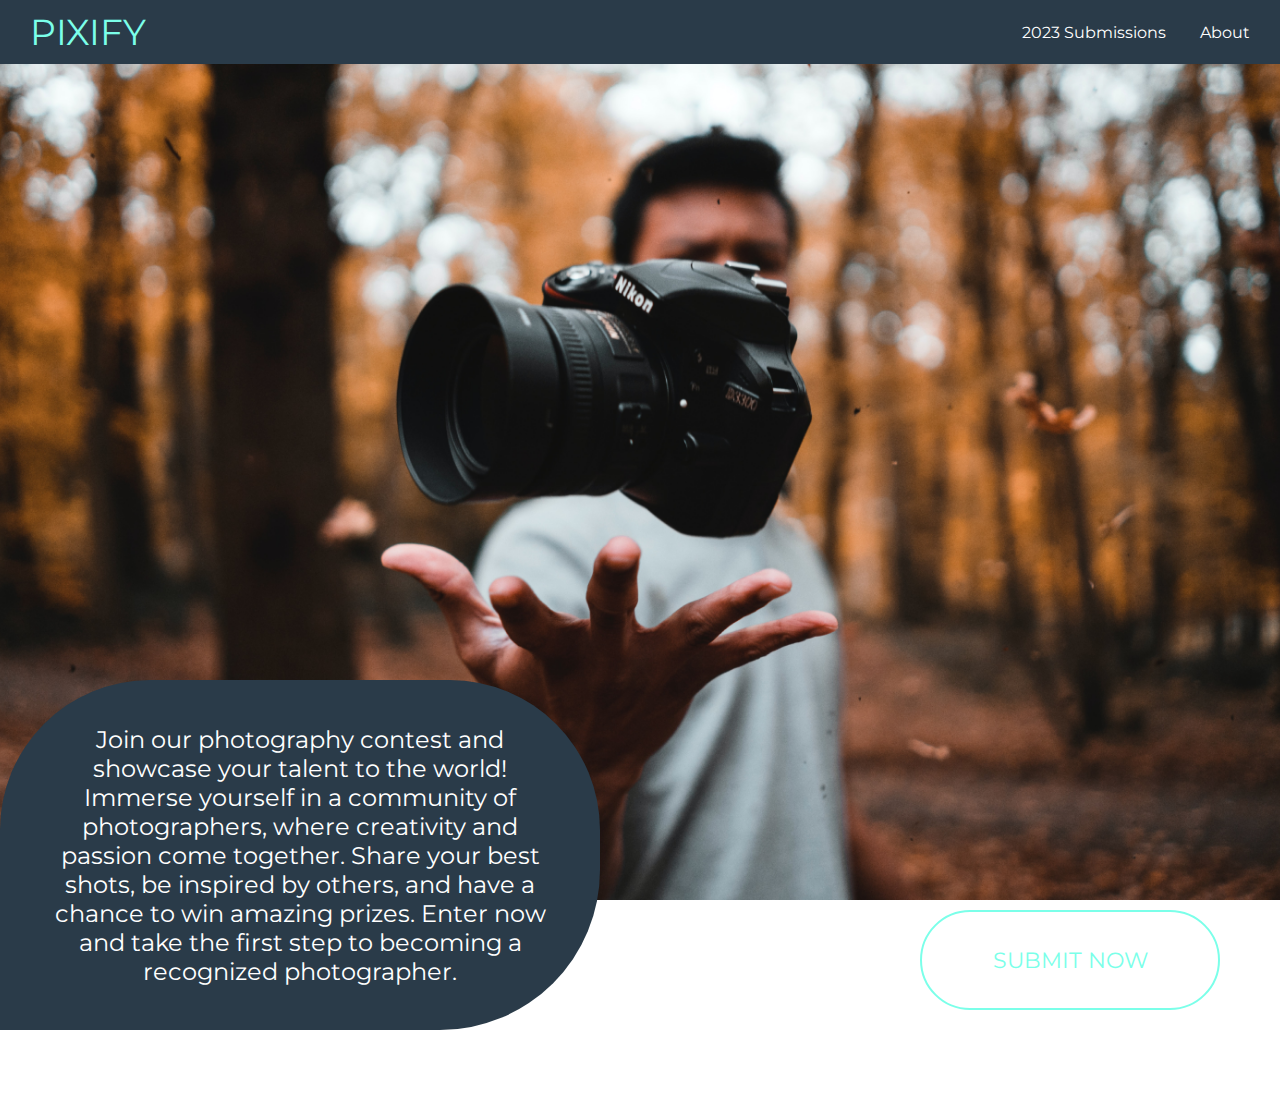
<file: html/index.html>
<!DOCTYPE html>
<html lang="en">
<head>
    <meta charset="UTF-8">
    <meta http-equiv="X-UA-Compatible" content="IE=edge">
    <meta name="viewport" content="width=device-width, initial-scale=1.0">
    <title>Pixify</title>
    <link rel="stylesheet" href="/css/style.css">
</head>
<body>
    <div>
        <header>
            <a href="/html/index.html" id="neon">PIXIFY</a>
            <section>
                <a href="/html/submit.html">2023 Submissions</a>
                <a href="/html/about.html">About</a>
            </section>
        </header>
        <main class="index-box">
            <p id="index-bubble">Join our photography contest and showcase your talent to the world! Immerse yourself in a community of photographers, where creativity and passion come together. Share your best shots, be inspired by others, and have a chance to win amazing prizes. Enter now and take the first step to becoming a recognized photographer.</p>
            <a href="/html/submit.html"><button id="index-button">SUBMIT NOW</button></a>
        </main>
    </div>
</body>
</html>
</file>
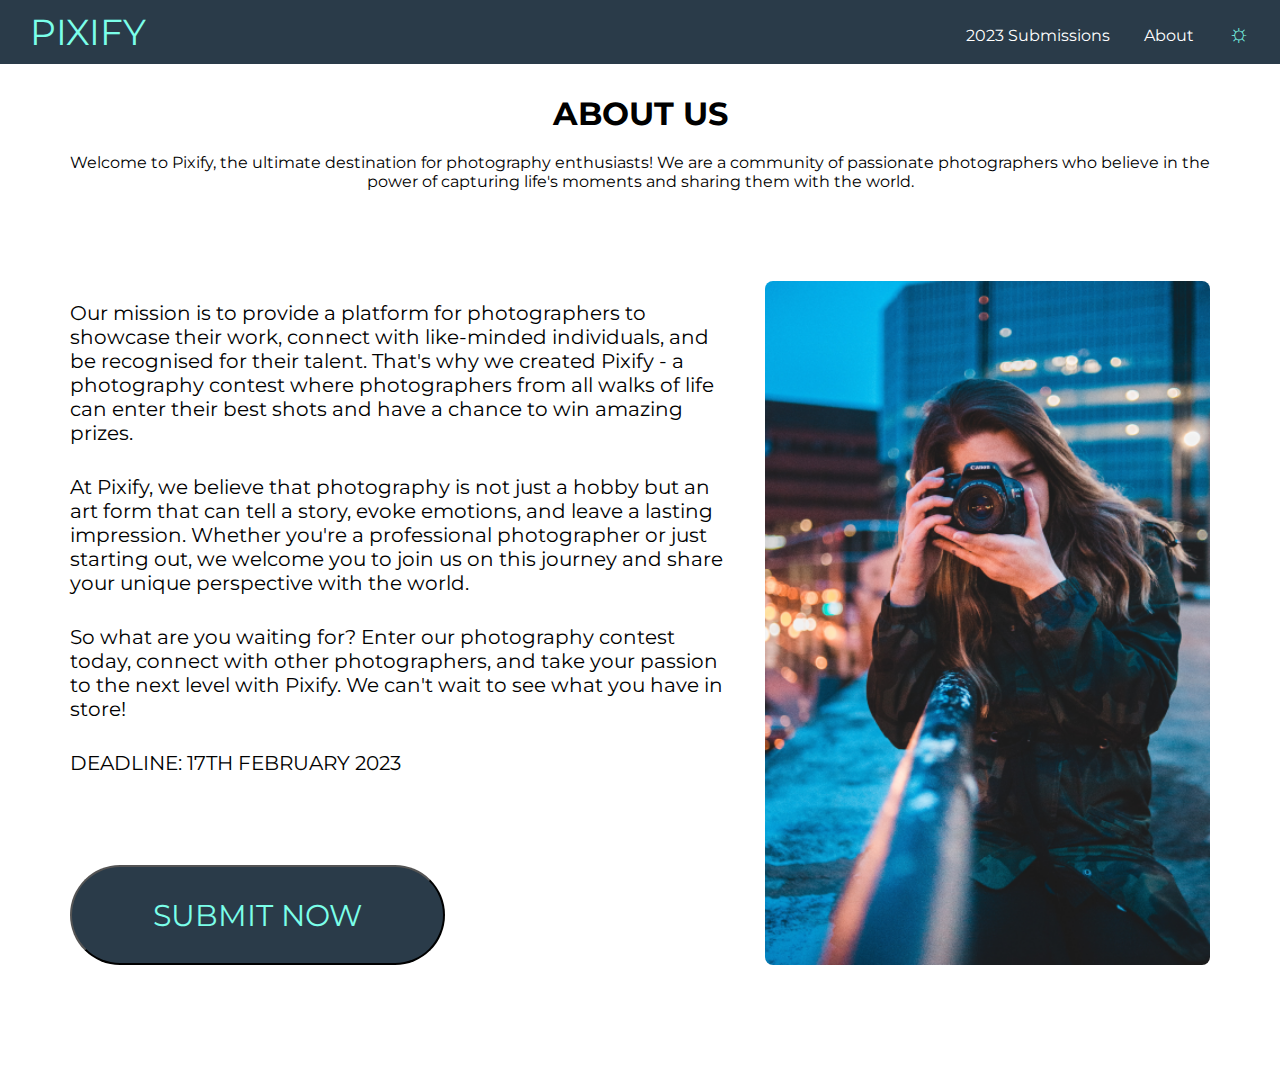
<file: html/about.html>
<!DOCTYPE html>
<html lang="en">
<head>
    <meta charset="UTF-8">
    <meta http-equiv="X-UA-Compatible" content="IE=edge">
    <meta name="viewport" content="width=device-width, initial-scale=1.0">
    <title>Pixify</title>
    <link rel="stylesheet" href="/css/style.css">
</head>
<body>
    <div>
        <header>
            <a href="/html/index.html" id="neon">PIXIFY</a>
            <section>
                <a href="/html/submit.html">2023 Submissions</a>
                <a href="/html/about.html">About</a>
                <button id="darkMode">&#9788</button>
                 <!-- &#x263E = moon ; &#9788 = sun-->
            </section>
        </header>
        <main class="about-container">
        <section id="about-heading">
          <h1>ABOUT US</h1>
          <p>Welcome to Pixify, the ultimate destination for photography enthusiasts! We are a community of passionate photographers who believe in the power of capturing life's moments and sharing them with the world.
          </p>
        </section>
        <section class="about-main">
            <div>
                <p>Our mission is to provide a platform for photographers to showcase their work, connect with like-minded individuals, and be recognised for their talent. That's why we created Pixify - a photography contest where photographers from all walks of life can enter their best shots and have a chance to win amazing prizes.
                </p>
                <p>At Pixify, we believe that photography is not just a hobby but an art form that can tell a story, evoke emotions, and leave a lasting impression. Whether you're a professional photographer or just starting out, we welcome you to join us on this journey and share your unique perspective with the world.
                </p>
                <p>So what are you waiting for? Enter our photography contest today, connect with other photographers, and take your passion to the next level with Pixify. We can't wait to see what you have in store!
                </p>
                <p>DEADLINE: 17TH FEBRUARY 2023</p>
                <a href="/html/submit.html"><button id="about-btn" class="teal-border">SUBMIT NOW</button></a>
            </div>
            <img src="/assets/about.png" alt="girl holding camera">
        </section>
        </main>
    </div>
    <script src="/script/script.js"></script>
</body>
</html>
</file>
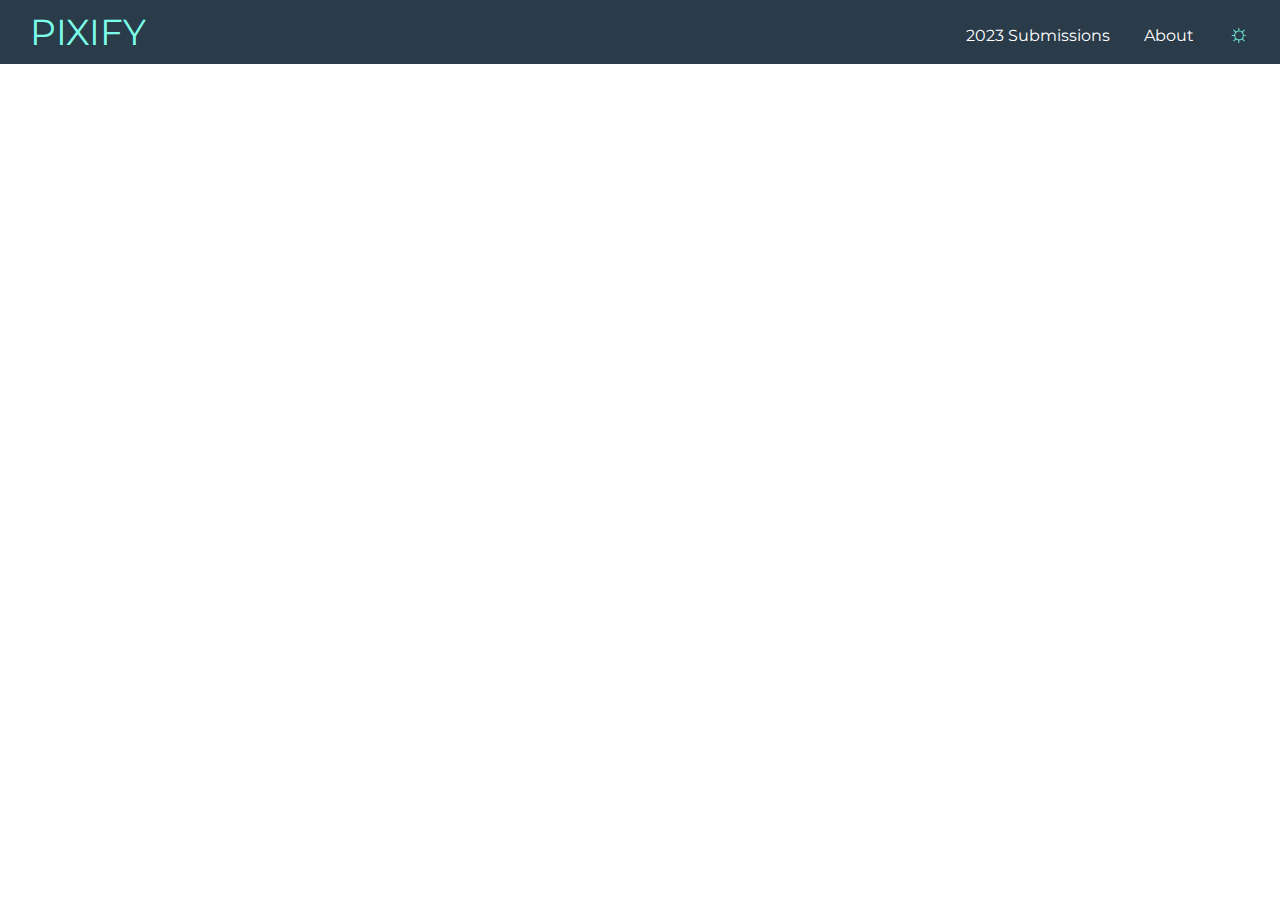
<file: html/detail.html>
<!DOCTYPE html>
<html lang="en">
<head>
    <meta charset="UTF-8">
    <meta http-equiv="X-UA-Compatible" content="IE=edge">
    <meta name="viewport" content="width=device-width, initial-scale=1.0">
    <title>Pixify</title>
    <link rel="stylesheet" href="/css/style.css">
</head>
<body>
    <div>
        <header>
            <a href="/html/index.html" id="neon">PIXIFY</a>
            <section>
                <a href="/html/submit.html">2023 Submissions</a>
                <a href="/html/about.html">About</a>
                <button id="darkMode">&#9788</button>
                 <!-- &#x263E = moon ; &#9788 = sun-->
            </section>
        </header>
        <main class="detail-container">
        </main>
        <script src="/script/detail.js"></script>
</body>
</html>
</file>
<file: css/style.css>
@import url('https://fonts.googleapis.com/css2?family=Montserrat:wght@400;700&family=Roboto:wght@400;500;700&display=swap');
/* ~~~~~~~~~~~ Main Colors / Font ~~~~~~~~~~~~~ */
:root {
    --teal: #2A3B49;
    --neon-teal: #7BFFE9;
    --white: #FFFFFF;
}
/* ~~~~~~~~~~~~~~~~~ CSS reset ~~~~~~~~~~~~~~~~~ */
* {
    margin: 0;
    padding: 0;
    box-sizing: border-box;
    font-family: 'Montserrat', sans-serif;
}

a{
    text-decoration: none;
    color: black;
}

/* ~~~~~~~~~~~~~~~ Index page css ~~~~~~~~~~~~~~~ */
header {
    background-color: var(--teal);
    display: flex;
    justify-content: space-between;
    align-items: center;
    padding: 10px 15px;
}
header a, button {
    color: var(--white); 
    font-size: 16px;
    padding: 0px 15px;
    cursor: pointer;
}
#neon {
    color: var(--neon-teal);
    font-size: 36px;
}
.index-box {
    background-image: url(/assets/index.png);
    width: 100vw;
    min-height: 1050px;
    background-size: cover;
    background-repeat: no-repeat;
    background-attachment: fixed;
    background-position: center;
}

 #index-bubble {
    background-color: var(--teal);
    color: var(--white);
    height: 425px;
    width: 620px;
    font-size: 28px;
    display: flex;
    justify-content: center;
    align-items: center;
    border-radius: 150px 150px 160px 0px;
    padding: 20px 20px;
    text-align: center;
    position: absolute;
    top: 615px;
}
#index-button {
    color: var(--neon-teal);
    border: 2px solid var(--neon-teal);
    width: 418px;
    height: 115px;
    border-radius: 60px;
    font-size: 150%;
    background-color: transparent;
    position: absolute;
    left: 980px;
    top: 910px;
} 

/* ~~~~~~~~ dark mode button css ~~~~~~~~~ */
#darkMode {
    color: var(--neon-teal);
    background-color: transparent;
    border: none;
    font-size: 24px;
}
/* ~~~~~~~~~~~~ about page ~~~~~~~~~~~~~ */
#about-heading {
    display: flex;
    flex-direction: column;
    justify-content: space-around;
    text-align: center;
    padding: 30px 70px;
}
.about-main img {
    object-fit: cover;
    border-radius: 8px;
}
.about-main {
    display: flex;
    font-size: 20px;
    gap: 40px;
    margin: 30px 70px;
    margin-bottom: 100px;
}
.about-main button {
    background-color: var(--teal);
    color: var(--neon-teal);
    width: 375px;
    height: 100px;
    border-radius: 60px;
    font-size: 30px;
    margin-top: 60px;
}
/* ~~~~~~~~~~~~ submissions page ~~~~~~~~~~~~~ */
.main-container {
    display: flex;
}
.main-container h1 {
    text-align: center;
    padding: 50px 0px;
    font-size: 36px;
}
 .submit-container {
    display: flex;
    width: 100%;
    max-width: 1300px;
    flex-wrap: wrap;
    justify-content: center;
}
.submit-card img {
    width: 345px;
    height: 193px;
    object-fit: cover;
    object-position: center;
    border-radius: 8px;
    margin: 0px 40px;
}
.submit-card div { 
    display: flex;
    justify-content: space-around; 
    margin-top: -20px;
    font-size: 16px;
 }
 .see-more {
    font-size: 12px;
    padding-top: 4px;
 }

.input-box {
    background-color: var(--teal);
    display: flex;
    flex-direction: column;
    align-items: center;
    justify-content: center;
    color: var(--white);
    width: 481px;
    height: 608px;
    border-radius: 8px;
    margin: 60px 80px 0px 0px;
} 
.input-box input {
    height: 40px;
    width: 80%;
    border-radius: 8px;
    font-size: 16px;
    color: gray;
    margin: 10px 0px;
    padding-left: 20px;
}
.input-box h2 {
    font-size: 24px;
}
.input-box button {
    color: var(--neon-teal);
    border: 2px solid var(--neon-teal);
    background-color: transparent;
    width: 190px;
    height: 61px;
    border-radius: 60px;
    margin-top: 40px;
    cursor: pointer;
}
/* ~~~~~~~~~~~~ details page ~~~~~~~~~~~~~ */
.detail-container {
    display: flex;
    flex-direction: column;
    align-items: center;
    margin: 50px 0px
}
.detail-container img {
   width: 80%;
   border-radius:10px;
}
.detail-container h2, p {
    margin: 20px 0px 30px 0px;
    font-weight: 400;
}
.detail-container h2 {
    font-size: 36px;
}
.detail-container button{
    width: 116px;
    height: 35px;
    background-color: var(--teal);
    color: var(--neon-teal);
    border-radius: 60px;
    margin: 0px 10px;
}

/* ~~~~~~~~~~~~ media query header mobile ~~~~~~~~~~~~~ */
@media (max-width: 480px) {
    header a, button {
        font-size: 16px;
        padding: 10px 7px;
    }
    #neon {
        font-size: 16px;
    }
    #darkMode {
        font-size: 20px;
    }
}
/* ~~~~~~~~~~~~ media query submission page~~~~~~~~~~~~~ */
@media (max-width: 1050px) {
    .main-container {
        display: flex;
        flex-direction: column;
        align-items: center;
    }
    .submit-card img {
        width: 400px;
    }
    .submit-card div { 
        margin: -23px -30px 0px -30px;
     }
    .see-more {
        padding-top: 4px;
    }
    .input-box {
        width: 481px;
        height: 608px;
        margin: 50px 0px 80px 0px;
    } 
}
@media (max-width: 850px) {
    .submit-card img {
        width: 300px;
    }
    .submit-card div { 
        margin: -23px 20px 0px 20px;
     }
}

@media (max-width: 480px) {
    .submit-card img {
        width: 300px;
    }
    .submit-card div { 
        margin: -5px 15px 0px 15px;
     }
    .input-box {
        width: 300px;
        height: 408px;
        margin: 50px 0px 80px 0px;
    } 
    .main-container h1 {
        font-size: 24px;
    }

    .input-box input {
        height: 25px;
        width: 80%;
        font-size: 15px;
        margin: 10px 0px;
        padding-left: 20px;
    }
    .input-box h2 {
        font-size: 20px;
    }
    .input-box button {
        width: 150px;
        height: 50px;
        margin-top: 30px;
    }
}
/* ~~~~~~~~~~~~ media query details page~~~~~~~~~~~~~ */
@media (max-width: 480px) {
    .detail-container {
        margin-top: 80px;
    }
    .detail-container h2, p {
        margin: 5px 0px 30px 0px;
    }
    .detail-container h2, h1 {
        font-size: 20px;
    }
    .detail-container button{
        width: 116px;
        height: 35px;
        padding: 0px
    }
}
/* ~~~~~~~~~~~~ media query about page~~~~~~~~~~~~~ */
@media (max-width: 1050px) {
.about-main button {
    width: 250px;
    height: 70px;
    font-size: 20px;
}
.about-main img {
width: 400px;
}
.about-main {
    display: flex;
    flex-direction: column;
    text-align: center;
    align-items: center;
    margin-top: -40px;
    font-size: 18px;
}
.about-main button {
    margin-top: -5px;
}
}
@media (max-width: 850px) {
.about-container {
    display: flex;
    flex-direction: column;
}
}
@media (max-width: 480px) {
    .about-main img {
        width: 300px;
        margin-bottom: 50px;
 }
 .about-main button {
    width: 200px;
    height: 60px;
    font-size: 18px;
}
.about-main {
    margin: -20px 40px;
}
.about-container {
    margin-top: 30px;
}
.about-heading h1 {
    font-size: 30px;
}
}

/* media queries for index buble and button */
 @media (max-width: 1285px) {
    #index-bubble {
        height: 350px;
        width: 600px;
        font-size: 24px;
        padding: 20px 50px;
        top: 660px;
    }
    #index-button {
        width: 300px;
        height: 100px;
        left: 920px;
        top: 910px;
        font-size: 22px;
    } 
 }
 @media (max-width: 1250px) {
    #index-bubble {
        height: 350px;
        width: 600px;
        border-radius: 100px;
        top: 850px;
        left: 220px;
    }
    #index-button {
        left: 370px;
        top: 1250px;
    } 
    .index-box {
        min-height: 1400px;
    }
 }
 @media (max-width: 850px) {
    #index-bubble {
        height: 300px;
        width: 500px;
        font-size: 20px;
        top: 850px;
        left: 170px;
    }
    #index-button {
        width: 300px;
        height: 90px;
        left: 270px;
        top: 1200px;
        font-size: 22px;
    } 
}
@media (max-width: 770px) {
    #index-bubble {
        left: 140px;
    }
    #index-button {
        left: 240px;
    } 
}
    @media (max-width: 480px) {
        #index-bubble {
            height: 300px;
            width: 330px;
            font-size: 16px;
            top: 450px;
            left: 45px;
        }
        #index-button {
            width: 200px;
            height: 60px;
            left: 110px;
            top: 800px;
            font-size: 18px;
        } 
    }
    @media (max-width: 385px) {
        #index-bubble {
            left: 30px;
        }
        #index-button {
            left: 90px;
        } 
    }
    @media (max-width: 360px) {
        #index-bubble {
            left: 15px;
        }
        #index-button {
            left: 80px;
        } 
    }
</file>
